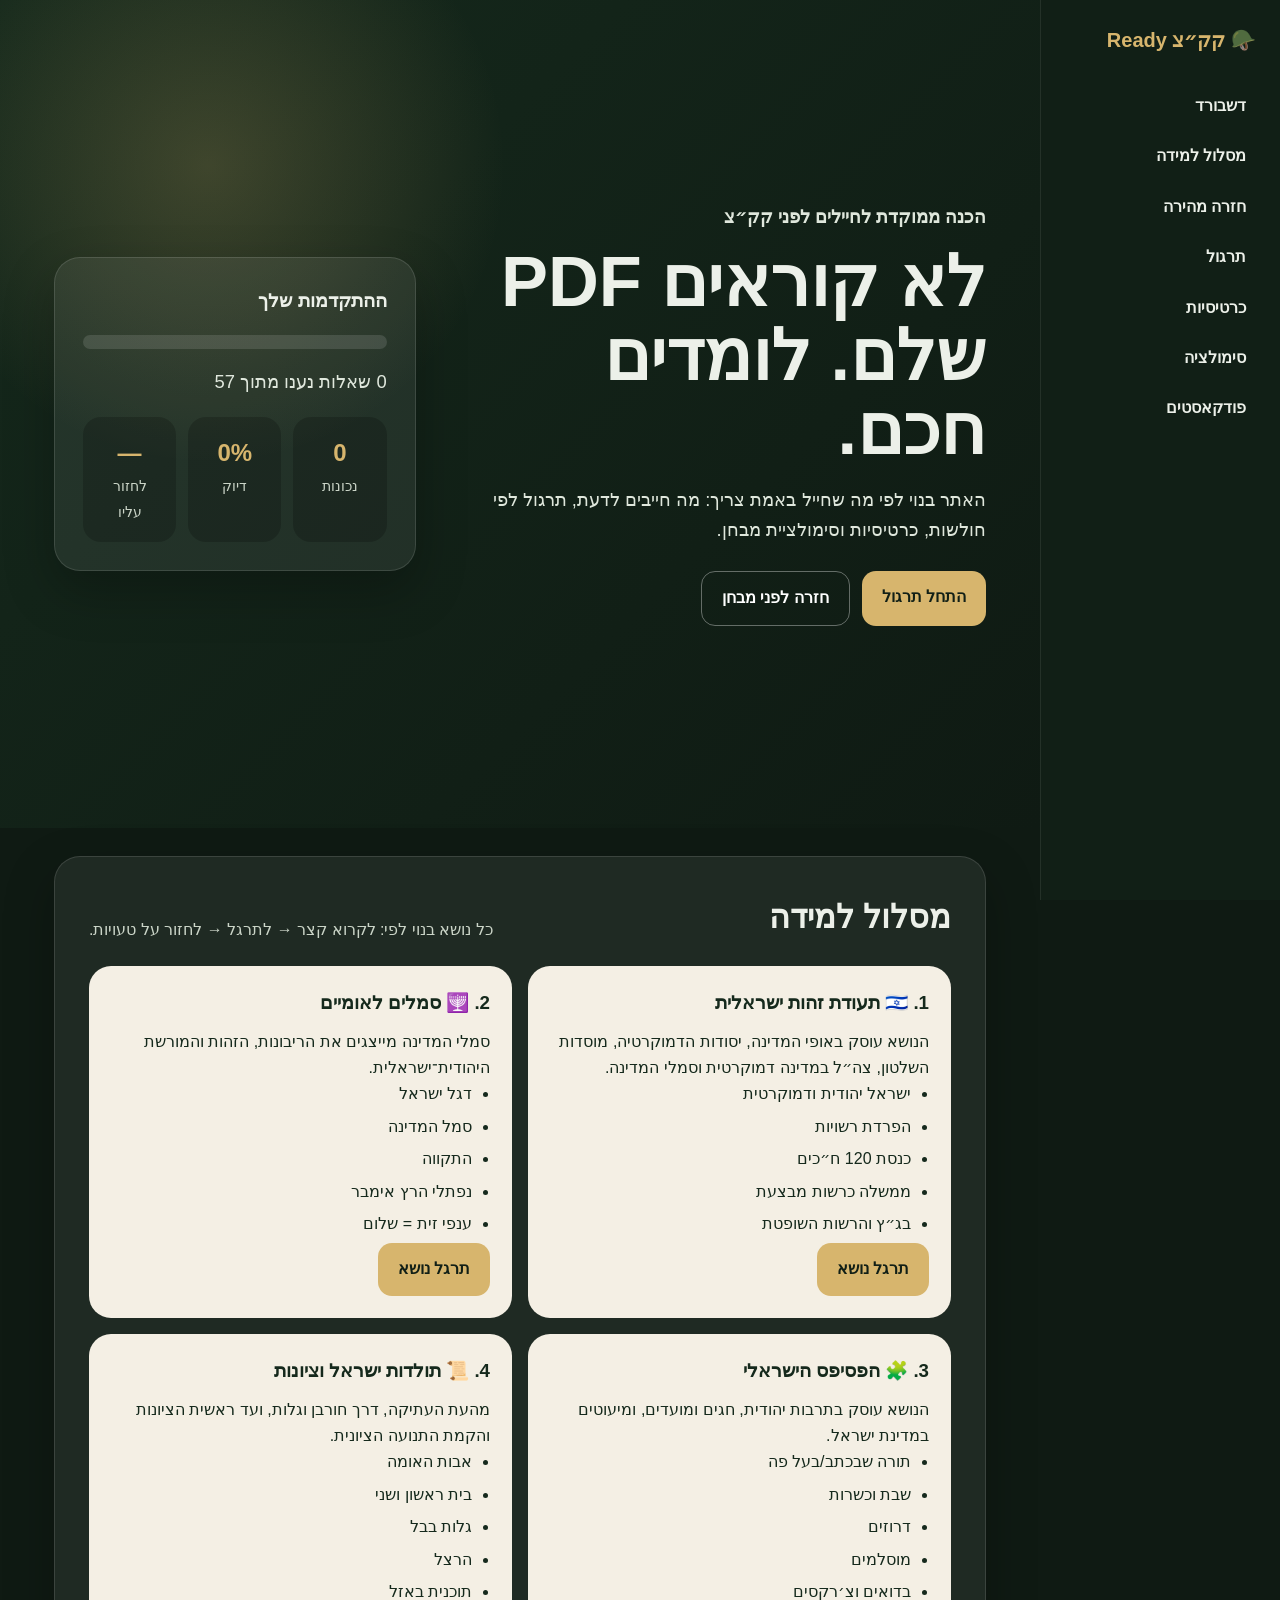
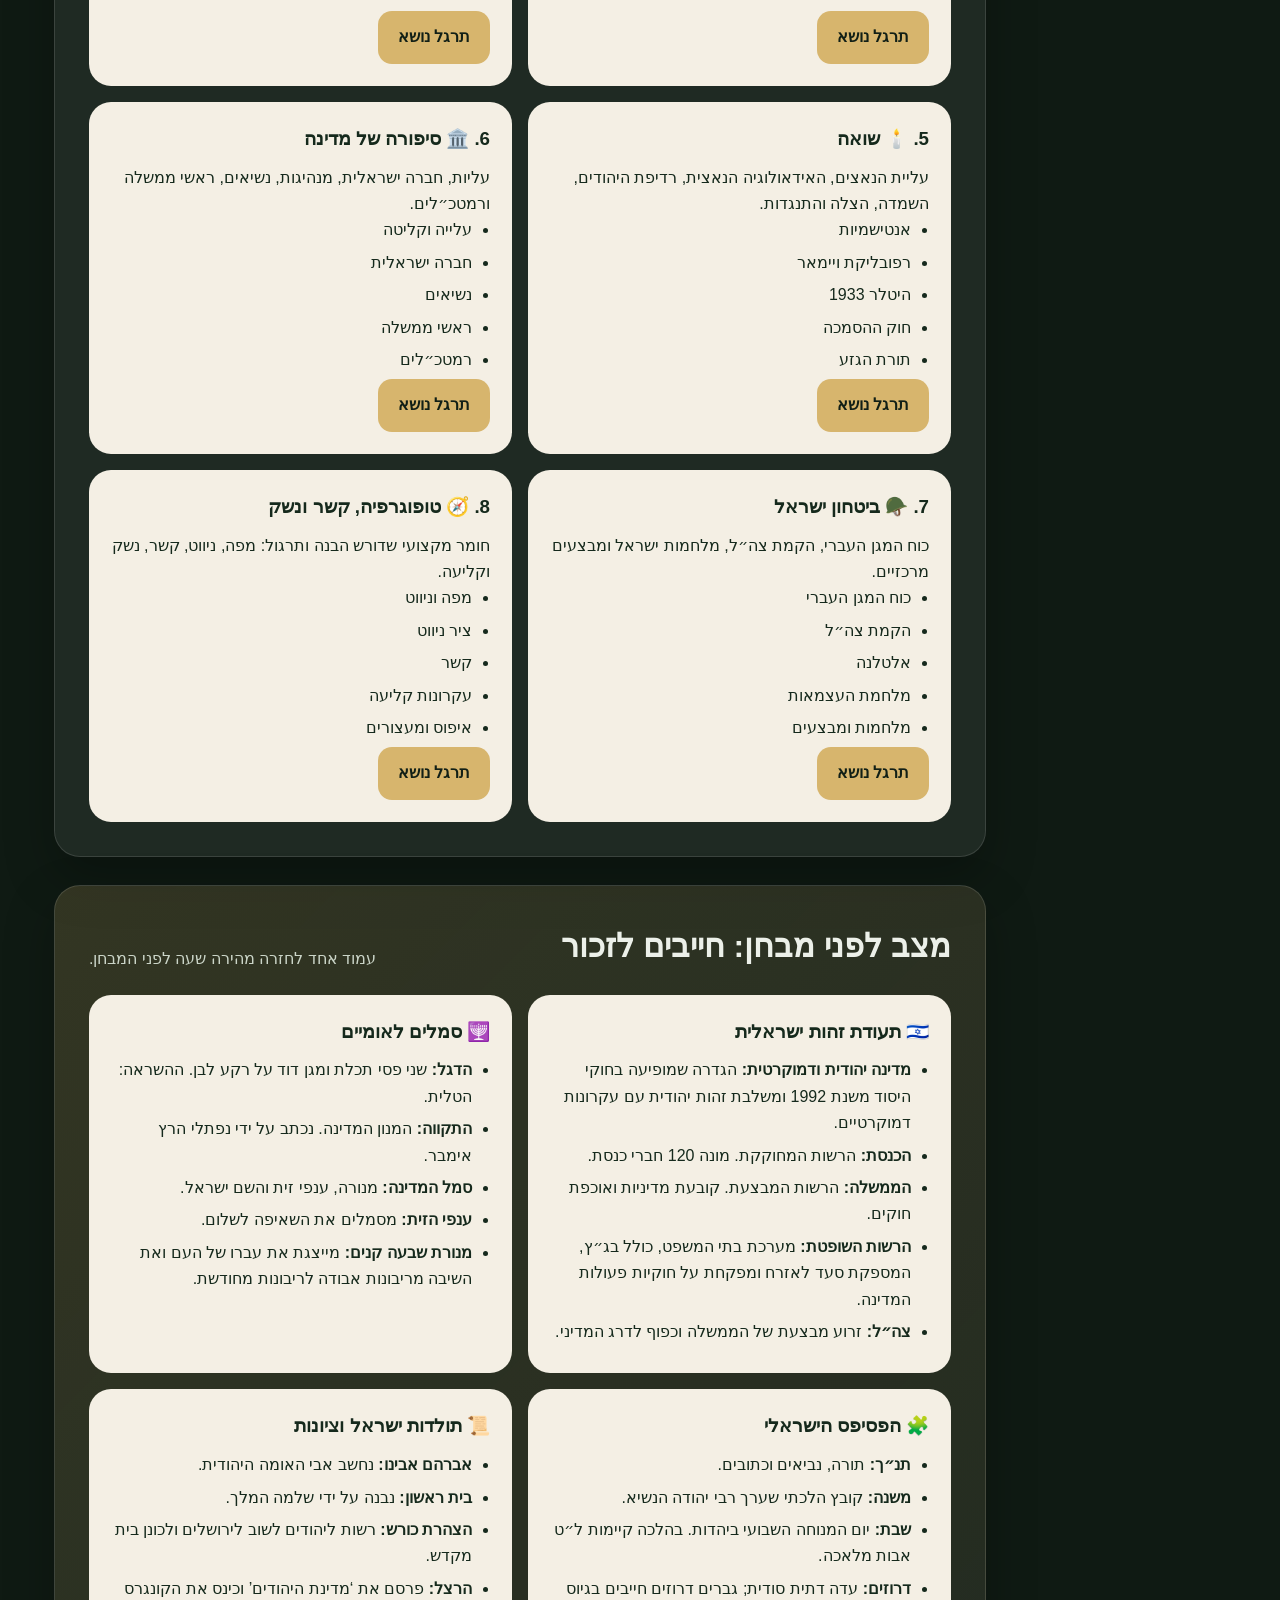
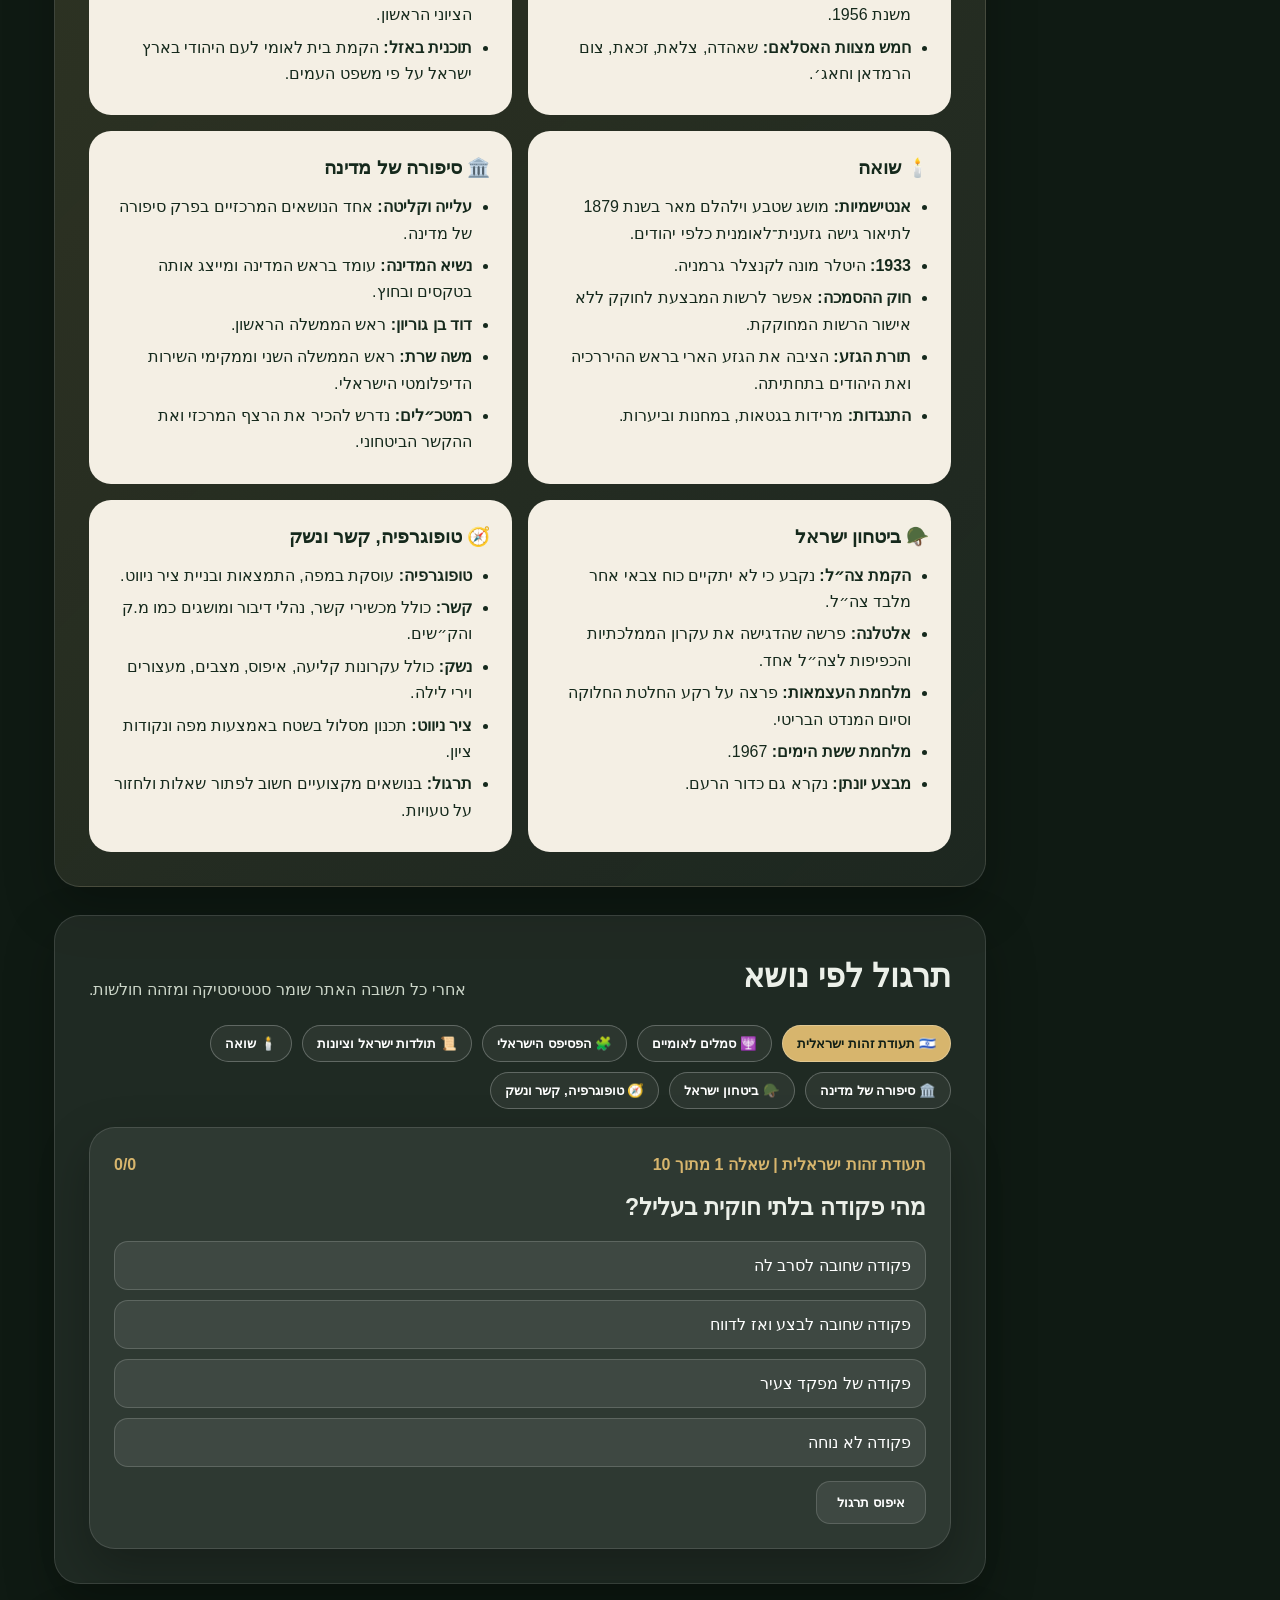
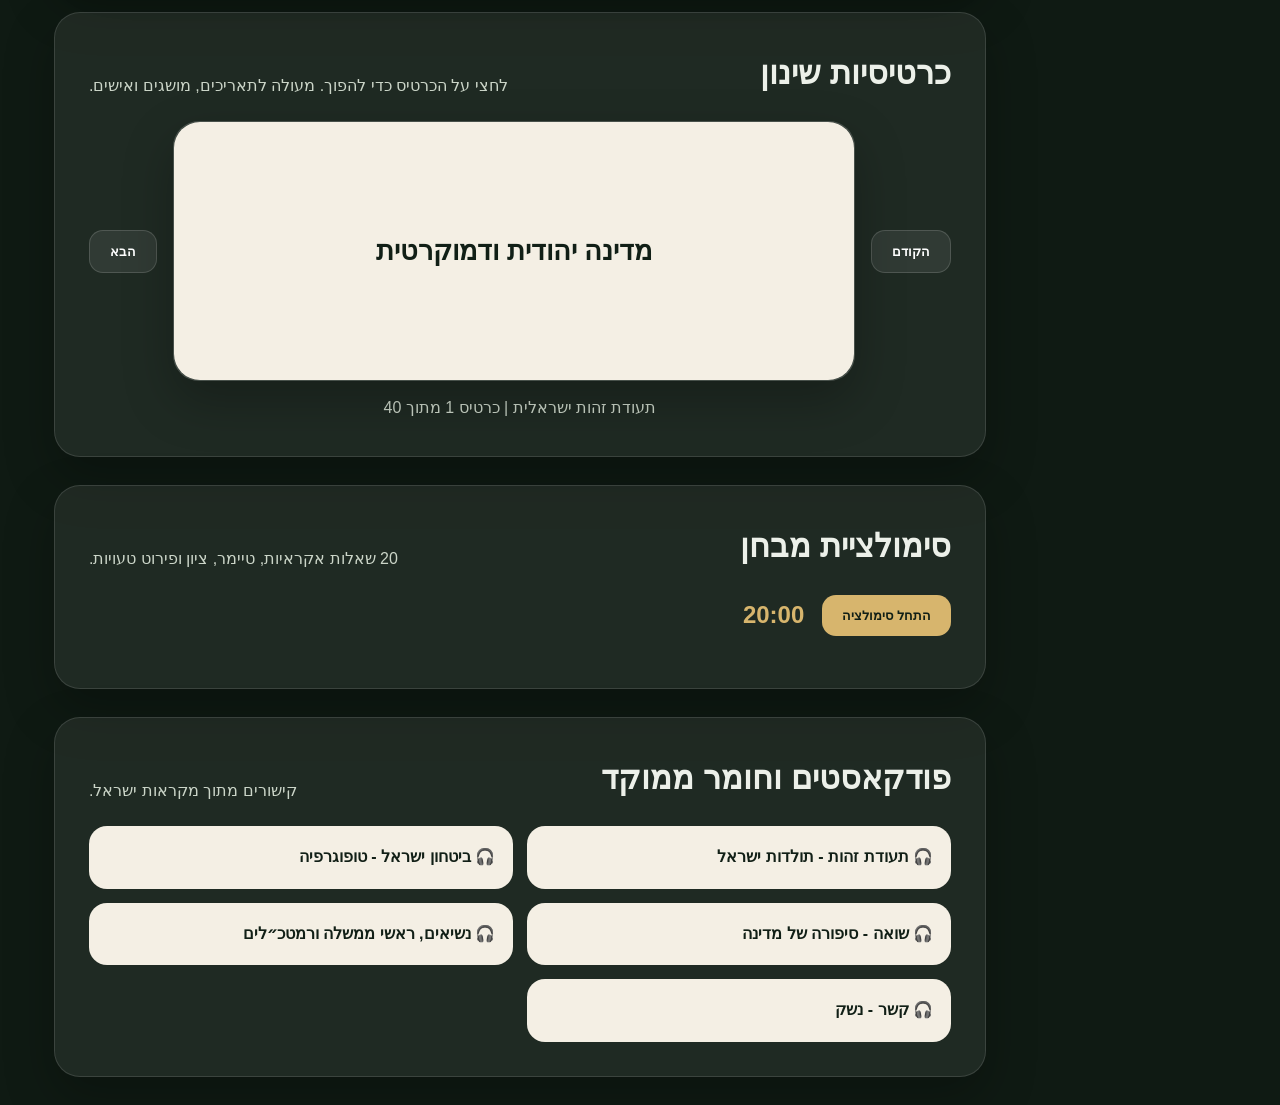
<file: index.html>
<!DOCTYPE html>
<html lang="he" dir="rtl">
<head>
  <meta charset="UTF-8" />
  <meta name="viewport" content="width=device-width, initial-scale=1.0" />
  <title>קק״צ Ready | הכנה לקצונה</title>
  <link rel="stylesheet" href="style.css" />
</head>
<body>
  <aside class="side">
    <div class="brand">🪖 קק״צ Ready</div>
    <a href="#dashboard">דשבורד</a>
    <a href="#path">מסלול למידה</a>
    <a href="#quick">חזרה מהירה</a>
    <a href="#practice">תרגול</a>
    <a href="#cards">כרטיסיות</a>
    <a href="#exam">סימולציה</a>
    <a href="#podcasts">פודקאסטים</a>
  </aside>

  <main class="app">
    <section class="hero" id="dashboard">
      <div>
        <p class="eyebrow">הכנה ממוקדת לחיילים לפני קק״צ</p>
        <h1>לא קוראים PDF שלם. לומדים חכם.</h1>
        <p>האתר בנוי לפי מה שחייל באמת צריך: מה חייבים לדעת, תרגול לפי חולשות, כרטיסיות וסימולציית מבחן.</p>
        <div class="hero-actions">
          <a class="btn" href="#practice">התחל תרגול</a>
          <a class="btn ghost" href="#quick">חזרה לפני מבחן</a>
        </div>
      </div>
      <div class="progress-card">
        <h3>ההתקדמות שלך</h3>
        <div class="progress"><span id="progressBar"></span></div>
        <p id="progressText">0 שאלות נענו</p>
        <div class="mini-stats">
          <div><b id="correctStat">0</b><span>נכונות</span></div>
          <div><b id="accuracyStat">0%</b><span>דיוק</span></div>
          <div><b id="weakStat">—</b><span>לחזור עליו</span></div>
        </div>
      </div>
    </section>

    <section class="panel" id="path">
      <div class="section-head">
        <h2>מסלול למידה</h2>
        <p>כל נושא בנוי לפי: לקרוא קצר → לתרגל → לחזור על טעויות.</p>
      </div>
      <div class="path-grid" id="topicGrid"></div>
    </section>

    <section class="panel urgent" id="quick">
      <div class="section-head">
        <h2>מצב לפני מבחן: חייבים לזכור</h2>
        <p>עמוד אחד לחזרה מהירה שעה לפני המבחן.</p>
      </div>
      <div class="must-grid" id="mustGrid"></div>
    </section>

    <section class="panel" id="practice">
      <div class="section-head">
        <h2>תרגול לפי נושא</h2>
        <p>אחרי כל תשובה האתר שומר סטטיסטיקה ומזהה חולשות.</p>
      </div>
      <div class="chips" id="topicChips"></div>
      <div class="quiz">
        <div class="quiz-top">
          <span id="quizMeta">בחר נושא</span>
          <span id="quizScore">0/0</span>
        </div>
        <h3 id="questionText"></h3>
        <div id="answers"></div>
        <p id="feedback"></p>
        <button class="btn" id="nextBtn">שאלה הבאה</button>
        <button class="btn light" id="resetBtn">איפוס תרגול</button>
      </div>
    </section>

    <section class="panel" id="cards">
      <div class="section-head">
        <h2>כרטיסיות שינון</h2>
        <p>לחצי על הכרטיס כדי להפוך. מעולה לתאריכים, מושגים ואישים.</p>
      </div>
      <div class="flash-wrap">
        <button class="btn light" id="prevCard">הקודם</button>
        <div class="flashcard" id="flashcard">
          <div class="flash-inner">
            <div class="flash-front" id="flashFront"></div>
            <div class="flash-back" id="flashBack"></div>
          </div>
        </div>
        <button class="btn light" id="nextCard">הבא</button>
      </div>
      <p class="center" id="cardMeta"></p>
    </section>

    <section class="panel exam-panel" id="exam">
      <div class="section-head">
        <h2>סימולציית מבחן</h2>
        <p>20 שאלות אקראיות, טיימר, ציון ופירוט טעויות.</p>
      </div>
      <div class="exam-controls">
        <button class="btn" id="startExam">התחל סימולציה</button>
        <span id="timer">20:00</span>
      </div>
      <div id="examArea"></div>
    </section>

    <section class="panel" id="podcasts">
      <div class="section-head">
        <h2>פודקאסטים וחומר ממוקד</h2>
        <p>קישורים מתוך מקראות ישראל.</p>
      </div>
      <div class="podcasts">
        <a target="_blank" href="https://drive.google.com/file/d/17b-skOrf8PaqWBmxbQbBCPc5WUkxlRpd/view?usp=drivesdk">🎧 תעודת זהות - תולדות ישראל</a>
        <a target="_blank" href="https://drive.google.com/file/d/1yZIm7nYq5VK7zoBBLJF7PtVxbui_T8qQ/view?usp=drivesdk">🎧 ביטחון ישראל - טופוגרפיה</a>
        <a target="_blank" href="https://drive.google.com/file/d/1tIHqrw7RUN9ugqfYDTJlGBd3aaqucPv9/view?usp=drivesdk">🎧 שואה - סיפורה של מדינה</a>
        <a target="_blank" href="https://drive.google.com/file/d/175Fm6-s-8qMEj8bsx8CwIxqrDjOTekFX/view?usp=drivesdk">🎧 נשיאים, ראשי ממשלה ורמטכ״לים</a>
        <a target="_blank" href="https://drive.google.com/file/d/1sCrb-gAmM31zikuQll_ZYLUXzeEIf4ch/view?usp=drivesdk">🎧 קשר - נשק</a>
      </div>
    </section>
  </main>

  <script>
    window.TOPICS = [{"id": "identity", "title": "תעודת זהות ישראלית", "emoji": "🇮🇱", "must": ["ישראל יהודית ודמוקרטית", "הפרדת רשויות", "כנסת 120 ח״כים", "ממשלה כרשות מבצעת", "בג״ץ והרשות השופטת"], "summary": "הנושא עוסק באופי המדינה, יסודות הדמוקרטיה, מוסדות השלטון, צה״ל במדינה דמוקרטית וסמלי המדינה.", "quick": [["מדינה יהודית ודמוקרטית", "הגדרה שמופיעה בחוקי היסוד משנת 1992 ומשלבת זהות יהודית עם עקרונות דמוקרטיים."], ["הכנסת", "הרשות המחוקקת. מונה 120 חברי כנסת."], ["הממשלה", "הרשות המבצעת. קובעת מדיניות ואוכפת חוקים."], ["הרשות השופטת", "מערכת בתי המשפט, כולל בג״ץ, המספקת סעד לאזרח ומפקחת על חוקיות פעולות המדינה."], ["צה״ל", "זרוע מבצעת של הממשלה וכפוף לדרג המדיני."]]}, {"id": "symbols", "title": "סמלים לאומיים", "emoji": "🕎", "must": ["דגל ישראל", "סמל המדינה", "התקווה", "נפתלי הרץ אימבר", "ענפי זית = שלום"], "summary": "סמלי המדינה מייצגים את הריבונות, הזהות והמורשת היהודית־ישראלית.", "quick": [["הדגל", "שני פסי תכלת ומגן דוד על רקע לבן. ההשראה: הטלית."], ["התקווה", "המנון המדינה. נכתב על ידי נפתלי הרץ אימבר."], ["סמל המדינה", "מנורה, ענפי זית והשם ישראל."], ["ענפי הזית", "מסמלים את השאיפה לשלום."], ["מנורת שבעה קנים", "מייצגת את עברו של העם ואת השיבה מריבונות אבודה לריבונות מחודשת."]]}, {"id": "mosaic", "title": "הפסיפס הישראלי", "emoji": "🧩", "must": ["תורה שבכתב/בעל פה", "שבת וכשרות", "דרוזים", "מוסלמים", "בדואים וצ׳רקסים"], "summary": "הנושא עוסק בתרבות יהודית, חגים ומועדים, ומיעוטים במדינת ישראל.", "quick": [["תנ״ך", "תורה, נביאים וכתובים."], ["משנה", "קובץ הלכתי שערך רבי יהודה הנשיא."], ["שבת", "יום המנוחה השבועי ביהדות. בהלכה קיימות ל״ט אבות מלאכה."], ["דרוזים", "עדה דתית סודית; גברים דרוזים חייבים בגיוס משנת 1956."], ["חמש מצוות האסלאם", "שאהדה, צלאת, זכאת, צום הרמדאן וחאג׳."]]}, {"id": "history", "title": "תולדות ישראל וציונות", "emoji": "📜", "must": ["אבות האומה", "בית ראשון ושני", "גלות בבל", "הרצל", "תוכנית באזל"], "summary": "מהעת העתיקה, דרך חורבן וגלות, ועד ראשית הציונות והקמת התנועה הציונית.", "quick": [["אברהם אבינו", "נחשב אבי האומה היהודית."], ["בית ראשון", "נבנה על ידי שלמה המלך."], ["הצהרת כורש", "רשות ליהודים לשוב לירושלים ולכונן בית מקדש."], ["הרצל", "פרסם את ‘מדינת היהודים’ וכינס את הקונגרס הציוני הראשון."], ["תוכנית באזל", "הקמת בית לאומי לעם היהודי בארץ ישראל על פי משפט העמים."]]}, {"id": "shoah", "title": "שואה", "emoji": "🕯️", "must": ["אנטישמיות", "רפובליקת ויימאר", "היטלר 1933", "חוק ההסמכה", "תורת הגזע"], "summary": "עליית הנאצים, האידאולוגיה הנאצית, רדיפת היהודים, השמדה, הצלה והתנגדות.", "quick": [["אנטישמיות", "מושג שטבע וילהלם מאר בשנת 1879 לתיאור גישה גזענית־לאומנית כלפי יהודים."], ["1933", "היטלר מונה לקנצלר גרמניה."], ["חוק ההסמכה", "אפשר לרשות המבצעת לחוקק ללא אישור הרשות המחוקקת."], ["תורת הגזע", "הציבה את הגזע הארי בראש ההיררכיה ואת היהודים בתחתיתה."], ["התנגדות", "מרידות בגטאות, במחנות וביערות."]]}, {"id": "state", "title": "סיפורה של מדינה", "emoji": "🏛️", "must": ["עלייה וקליטה", "חברה ישראלית", "נשיאים", "ראשי ממשלה", "רמטכ״לים"], "summary": "עליות, חברה ישראלית, מנהיגות, נשיאים, ראשי ממשלה ורמטכ״לים.", "quick": [["עלייה וקליטה", "אחד הנושאים המרכזיים בפרק סיפורה של מדינה."], ["נשיא המדינה", "עומד בראש המדינה ומייצג אותה בטקסים ובחוץ."], ["דוד בן גוריון", "ראש הממשלה הראשון."], ["משה שרת", "ראש הממשלה השני וממקימי השירות הדיפלומטי הישראלי."], ["רמטכ״לים", "נדרש להכיר את הרצף המרכזי ואת ההקשר הביטחוני."]]}, {"id": "security", "title": "ביטחון ישראל", "emoji": "🪖", "must": ["כוח המגן העברי", "הקמת צה״ל", "אלטלנה", "מלחמת העצמאות", "מלחמות ומבצעים"], "summary": "כוח המגן העברי, הקמת צה״ל, מלחמות ישראל ומבצעים מרכזיים.", "quick": [["הקמת צה״ל", "נקבע כי לא יתקיים כוח צבאי אחר מלבד צה״ל."], ["אלטלנה", "פרשה שהדגישה את עקרון הממלכתיות והכפיפות לצה״ל אחד."], ["מלחמת העצמאות", "פרצה על רקע החלטת החלוקה וסיום המנדט הבריטי."], ["מלחמת ששת הימים", "1967."], ["מבצע יונתן", "נקרא גם כדור הרעם."]]}, {"id": "professional", "title": "טופוגרפיה, קשר ונשק", "emoji": "🧭", "must": ["מפה וניווט", "ציר ניווט", "קשר", "עקרונות קליעה", "איפוס ומעצורים"], "summary": "חומר מקצועי שדורש הבנה ותרגול: מפה, ניווט, קשר, נשק וקליעה.", "quick": [["טופוגרפיה", "עוסקת במפה, התמצאות ובניית ציר ניווט."], ["קשר", "כולל מכשירי קשר, נהלי דיבור ומושגים כמו מ.ק והק״שים."], ["נשק", "כולל עקרונות קליעה, איפוס, מצבים, מעצורים וירי לילה."], ["ציר ניווט", "תכנון מסלול בשטח באמצעות מפה ונקודות ציון."], ["תרגול", "בנושאים מקצועיים חשוב לפתור שאלות ולחזור על טעויות."]]}];
    window.QUESTIONS = [{"id": 1, "topic": "identity", "question": "מהי הרשות המחוקקת במדינת ישראל?", "answers": ["הכנסת", "הממשלה", "צה״ל", "הרבנות הראשית"], "correct": 0, "explanation": "התשובה הנכונה היא: הכנסת"}, {"id": 2, "topic": "identity", "question": "כמה חברי כנסת יש בכנסת ישראל?", "answers": ["80", "100", "120", "150"], "correct": 2, "explanation": "התשובה הנכונה היא: 120"}, {"id": 3, "topic": "identity", "question": "מהי מטרת הפרדת הרשויות?", "answers": ["הגבלת כוח שלטוני באמצעות איזון ובקרה", "ביטול הכנסת", "חיזוק מפלגה אחת", "הפרדת צה״ל מהמדינה"], "correct": 0, "explanation": "התשובה הנכונה היא: הגבלת כוח שלטוני באמצעות איזון ובקרה"}, {"id": 4, "topic": "identity", "question": "מהי הרשות המבצעת?", "answers": ["הממשלה", "הכנסת", "בג״ץ", "קק״ל"], "correct": 0, "explanation": "התשובה הנכונה היא: הממשלה"}, {"id": 5, "topic": "identity", "question": "מהו בג״ץ?", "answers": ["בית משפט גבוה לצדק הדן בעתירות נגד רשויות המדינה", "גדוד בצה״ל", "חוק יסוד", "מפלגה"], "correct": 0, "explanation": "התשובה הנכונה היא: בית משפט גבוה לצדק הדן בעתירות נגד רשויות המדינה"}, {"id": 6, "topic": "identity", "question": "צה״ל כפוף ל...", "answers": ["הדרג המדיני", "האופוזיציה", "התקשורת", "הכנסת בלבד"], "correct": 0, "explanation": "התשובה הנכונה היא: הדרג המדיני"}, {"id": 7, "topic": "identity", "question": "מהי פקודה בלתי חוקית בעליל?", "answers": ["פקודה שחובה לסרב לה", "פקודה שחובה לבצע ואז לדווח", "פקודה של מפקד צעיר", "פקודה לא נוחה"], "correct": 0, "explanation": "התשובה הנכונה היא: פקודה שחובה לסרב לה"}, {"id": 8, "topic": "identity", "question": "מי מטיל את הרכבת הממשלה לאחר בחירות?", "answers": ["נשיא המדינה", "הרמטכ״ל", "יו״ר הכנסת", "מבקר המדינה"], "correct": 0, "explanation": "התשובה הנכונה היא: נשיא המדינה"}, {"id": 9, "topic": "identity", "question": "מהי אופוזיציה?", "answers": ["מפלגות שאינן שותפות לממשלה ותפקידן לבקר ולהציע אלטרנטיבה", "כל שרי הממשלה", "בית המשפט העליון", "ועדות הכנסת בלבד"], "correct": 0, "explanation": "התשובה הנכונה היא: מפלגות שאינן שותפות לממשלה ותפקידן לבקר ולהציע אלטרנטיבה"}, {"id": 10, "topic": "identity", "question": "כמה קריאות נדרשות לחוק כדי להפוך לרשמי?", "answers": ["אחת", "שתיים", "שלוש", "ארבע"], "correct": 2, "explanation": "התשובה הנכונה היא: שלוש"}, {"id": 11, "topic": "symbols", "question": "מי כתב את מילות התקווה?", "answers": ["נפתלי הרץ אימבר", "דוד וולפסון", "בנימין זאב הרצל", "שמואל כהן"], "correct": 0, "explanation": "התשובה הנכונה היא: נפתלי הרץ אימבר"}, {"id": 12, "topic": "symbols", "question": "מה הייתה ההשראה לדגל ישראל?", "answers": ["הטלית", "מדי צה״ל", "מפת הארץ", "שער טיטוס"], "correct": 0, "explanation": "התשובה הנכונה היא: הטלית"}, {"id": 13, "topic": "symbols", "question": "מה מופיע בסמל המדינה?", "answers": ["מנורה, ענפי זית והשם ישראל", "אריה וחרב", "מגן דוד בלבד", "שופר ולוחות הברית"], "correct": 0, "explanation": "התשובה הנכונה היא: מנורה, ענפי זית והשם ישראל"}, {"id": 14, "topic": "symbols", "question": "מה מסמלים ענפי הזית?", "answers": ["שלום", "מלחמה", "חקיקה", "עלייה"], "correct": 0, "explanation": "התשובה הנכונה היא: שלום"}, {"id": 15, "topic": "symbols", "question": "מה מבטאת התקווה?", "answers": ["כמיהת העם היהודי לציון ולעצמאות", "כוח צבאי", "הפרדת רשויות", "עלייה מאתיופיה"], "correct": 0, "explanation": "התשובה הנכונה היא: כמיהת העם היהודי לציון ולעצמאות"}, {"id": 16, "topic": "symbols", "question": "מי הלחין את התקווה לפי החומר?", "answers": ["שמואל כהן", "נפתלי הרץ אימבר", "דוד בן גוריון", "הרצל"], "correct": 0, "explanation": "התשובה הנכונה היא: שמואל כהן"}, {"id": 17, "topic": "symbols", "question": "איזה סמל מבוסס על שער טיטוס?", "answers": ["המנורה בסמל המדינה", "הדגל", "ההמנון", "מגן דוד"], "correct": 0, "explanation": "התשובה הנכונה היא: המנורה בסמל המדינה"}, {"id": 18, "topic": "mosaic", "question": "מהם חלקי התנ״ך?", "answers": ["תורה, נביאים וכתובים", "משנה, תלמוד ומדרש", "שחרית, מנחה וערבית", "דגל, סמל והמנון"], "correct": 0, "explanation": "התשובה הנכונה היא: תורה, נביאים וכתובים"}, {"id": 19, "topic": "mosaic", "question": "מי ערך את המשנה?", "answers": ["רבי יהודה הנשיא", "רש״י", "רמב״ם", "הרצל"], "correct": 0, "explanation": "התשובה הנכונה היא: רבי יהודה הנשיא"}, {"id": 20, "topic": "mosaic", "question": "מהם ראשי התיבות סת״ם?", "answers": ["ספר תורה, תפילין, מזוזה", "סוכות, תורה, מנחה", "סמל, תקווה, מדינה", "שבת, תורה, מצווה"], "correct": 0, "explanation": "התשובה הנכונה היא: ספר תורה, תפילין, מזוזה"}, {"id": 21, "topic": "mosaic", "question": "כמה אבות מלאכה אסורים בשבת לפי ההלכה?", "answers": ["18", "24", "39", "70"], "correct": 2, "explanation": "התשובה הנכונה היא: 39"}, {"id": 22, "topic": "mosaic", "question": "איזו עדה חייבת בגיוס חובה לגברים משנת 1956?", "answers": ["דרוזים", "נוצרים", "בדואים", "מוסלמים"], "correct": 0, "explanation": "התשובה הנכונה היא: דרוזים"}, {"id": 23, "topic": "mosaic", "question": "מהי מצוות החאג׳?", "answers": ["עלייה לרגל למכה למי שמסוגל לכך", "צום ביום כיפור", "קריאת מגילה", "הדלקת נרות"], "correct": 0, "explanation": "התשובה הנכונה היא: עלייה לרגל למכה למי שמסוגל לכך"}, {"id": 24, "topic": "mosaic", "question": "מהו עיד אל־פיטר?", "answers": ["חג הפסקת צום הרמדאן", "יום הזיכרון", "חג הקורבן בלבד", "חג נוצרי"], "correct": 0, "explanation": "התשובה הנכונה היא: חג הפסקת צום הרמדאן"}, {"id": 25, "topic": "history", "question": "מי נחשב אבי האומה היהודית?", "answers": ["אברהם אבינו", "משה שרת", "הרצל", "טיטוס"], "correct": 0, "explanation": "התשובה הנכונה היא: אברהם אבינו"}, {"id": 26, "topic": "history", "question": "מי היה המלך הראשון של ישראל?", "answers": ["שאול", "דוד", "שלמה", "רחבעם"], "correct": 0, "explanation": "התשובה הנכונה היא: שאול"}, {"id": 27, "topic": "history", "question": "מי בנה את בית המקדש הראשון?", "answers": ["שלמה", "שאול", "דוד", "כורש"], "correct": 0, "explanation": "התשובה הנכונה היא: שלמה"}, {"id": 28, "topic": "history", "question": "מה קרה לאחר מות שלמה?", "answers": ["הממלכה התפלגה ליהודה וישראל", "הוקם צה״ל", "נחתמה מגילת העצמאות", "פרץ מרד גטו ורשה"], "correct": 0, "explanation": "התשובה הנכונה היא: הממלכה התפלגה ליהודה וישראל"}, {"id": 29, "topic": "history", "question": "מי נתן ליהודים רשות לשוב לירושלים?", "answers": ["כורש", "טיטוס", "הרצל", "אנטיוכוס"], "correct": 0, "explanation": "התשובה הנכונה היא: כורש"}, {"id": 30, "topic": "history", "question": "באיזו שנה נחרב בית המקדש השני?", "answers": ["70 לספירה", "1492", "1948", "1967"], "correct": 0, "explanation": "התשובה הנכונה היא: 70 לספירה"}, {"id": 31, "topic": "history", "question": "מי פרסם את ‘אוטואמנציפציה’?", "answers": ["יהודה לייב פינסקר", "הרצל", "אחד העם", "ז׳בוטינסקי"], "correct": 0, "explanation": "התשובה הנכונה היא: יהודה לייב פינסקר"}, {"id": 32, "topic": "history", "question": "באיזו שנה התכנס הקונגרס הציוני הראשון?", "answers": ["1882", "1896", "1897", "1904"], "correct": 2, "explanation": "התשובה הנכונה היא: 1897"}, {"id": 33, "topic": "history", "question": "מי מזוהה עם הציונות הרוחנית?", "answers": ["אחד העם", "הרצל", "מנחם אוסישקין", "נחמן סירקין"], "correct": 0, "explanation": "התשובה הנכונה היא: אחד העם"}, {"id": 34, "topic": "history", "question": "מי מזוהה עם הציונות הרוויזיוניסטית?", "answers": ["זאב ז׳בוטינסקי", "חיים ויצמן", "אחד העם", "רש״י"], "correct": 0, "explanation": "התשובה הנכונה היא: זאב ז׳בוטינסקי"}, {"id": 35, "topic": "shoah", "question": "מי טבע את המושג אנטישמיות?", "answers": ["וילהלם מאר", "הרצל", "היטלר", "רש״י"], "correct": 0, "explanation": "התשובה הנכונה היא: וילהלם מאר"}, {"id": 36, "topic": "shoah", "question": "באיזו שנה מונה היטלר לקנצלר?", "answers": ["1923", "1930", "1933", "1945"], "correct": 2, "explanation": "התשובה הנכונה היא: 1933"}, {"id": 37, "topic": "shoah", "question": "מה קבע חוק ההסמכה?", "answers": ["שהרשות המבצעת יכולה לחוקק ללא אישור הרשות המחוקקת", "שכל יהודי זכאי לעלות ארצה", "הקמת צה״ל", "ביטול המפלגה הנאצית"], "correct": 0, "explanation": "התשובה הנכונה היא: שהרשות המבצעת יכולה לחוקק ללא אישור הרשות המחוקקת"}, {"id": 38, "topic": "shoah", "question": "מהו אחד מעקרונות האידאולוגיה הנאצית?", "answers": ["עליונות הגזע הארי", "שוויון זכויות לכל", "דמוקרטיה ישירה", "חירות הפרט"], "correct": 0, "explanation": "התשובה הנכונה היא: עליונות הגזע הארי"}, {"id": 39, "topic": "shoah", "question": "מה היה החרם הכלכלי של 1933?", "answers": ["חרם על בתי עסק יהודיים", "הסכם שלום", "חוק השבות", "הקמת כנסת"], "correct": 0, "explanation": "התשובה הנכונה היא: חרם על בתי עסק יהודיים"}, {"id": 40, "topic": "shoah", "question": "מהי רפובליקת ויימאר?", "answers": ["גרמניה שלאחר מלחמת העולם הראשונה", "ממלכת יהודה", "תנועה ציונית", "ארגון צבאי"], "correct": 0, "explanation": "התשובה הנכונה היא: גרמניה שלאחר מלחמת העולם הראשונה"}, {"id": 41, "topic": "shoah", "question": "מה מסמל יום הזיכרון הבינלאומי לשואה?", "answers": ["שחרור אושוויץ ב־27 בינואר", "הכרזת העצמאות", "סיום מלחמת ששת הימים", "הצהרת בלפור"], "correct": 0, "explanation": "התשובה הנכונה היא: שחרור אושוויץ ב־27 בינואר"}, {"id": 42, "topic": "state", "question": "איזה נושא שייך לפרק סיפורה של מדינה?", "answers": ["עלייה וקליטה", "עקרונות קליעה בלבד", "תפילין בלבד", "משפט דרייפוס"], "correct": 0, "explanation": "התשובה הנכונה היא: עלייה וקליטה"}, {"id": 43, "topic": "state", "question": "מי היה ראש הממשלה הראשון?", "answers": ["דוד בן גוריון", "משה שרת", "לוי אשכול", "מנחם בגין"], "correct": 0, "explanation": "התשובה הנכונה היא: דוד בן גוריון"}, {"id": 44, "topic": "state", "question": "מהו תפקיד נשיא המדינה?", "answers": ["לעמוד בראש המדינה ולייצגה", "לפקד ישירות על צה״ל", "לחוקק חוקים לבד", "לבטל החלטות ממשלה"], "correct": 0, "explanation": "התשובה הנכונה היא: לעמוד בראש המדינה ולייצגה"}, {"id": 45, "topic": "state", "question": "מי היה ראש הממשלה השני?", "answers": ["משה שרת", "דוד בן גוריון", "יצחק רבין", "שמעון פרס"], "correct": 0, "explanation": "התשובה הנכונה היא: משה שרת"}, {"id": 46, "topic": "state", "question": "מהו אחד ממוקדי הלמידה בפרק סיפורה של מדינה?", "answers": ["מנהיגים ומורשת המדינה", "ירי לילה בלבד", "תורת הגזע בלבד", "חמש מצוות האסלאם בלבד"], "correct": 0, "explanation": "התשובה הנכונה היא: מנהיגים ומורשת המדינה"}, {"id": 47, "topic": "security", "question": "מהו עקרון מרכזי בהקמת צה״ל?", "answers": ["לא יתקיים כוח צבאי אחר מלבד צה״ל", "כל מחתרת תפעל לבד", "צה״ל כפוף למפלגות", "אין שבועת אמונים"], "correct": 0, "explanation": "התשובה הנכונה היא: לא יתקיים כוח צבאי אחר מלבד צה״ל"}, {"id": 48, "topic": "security", "question": "איזו פרשה הדגישה את עקרון הממלכתיות?", "answers": ["אלטלנה", "דרייפוס", "קסטנר", "אוגנדה"], "correct": 0, "explanation": "התשובה הנכונה היא: אלטלנה"}, {"id": 49, "topic": "security", "question": "באיזו שנה התרחשה מלחמת ששת הימים?", "answers": ["1948", "1956", "1967", "1973"], "correct": 2, "explanation": "התשובה הנכונה היא: 1967"}, {"id": 50, "topic": "security", "question": "איזה מבצע נקרא גם כדור הרעם?", "answers": ["מבצע יונתן", "מבצע ליטני", "מבצע אופרה", "מבצע קדש"], "correct": 0, "explanation": "התשובה הנכונה היא: מבצע יונתן"}, {"id": 51, "topic": "security", "question": "מהו הרקע למלחמת העצמאות?", "answers": ["החלטת החלוקה וסיום המנדט הבריטי", "גירוש ספרד", "חוק ההסמכה", "משפט דרייפוס"], "correct": 0, "explanation": "התשובה הנכונה היא: החלטת החלוקה וסיום המנדט הבריטי"}, {"id": 52, "topic": "security", "question": "מי היה הרמטכ״ל במלחמת העצמאות?", "answers": ["יעקב דורי", "משה דיין", "יצחק רבין", "רפאל איתן"], "correct": 0, "explanation": "התשובה הנכונה היא: יעקב דורי"}, {"id": 53, "topic": "professional", "question": "מהו אחד הנושאים המרכזיים בטופוגרפיה?", "answers": ["בניית ציר ניווט", "חוק השבות", "מגילת אסתר", "קואליציה"], "correct": 0, "explanation": "התשובה הנכונה היא: בניית ציר ניווט"}, {"id": 54, "topic": "professional", "question": "מהו שימוש מרכזי במפה?", "answers": ["התמצאות וניווט", "חקיקת חוקים", "בחירת נשיא", "כתיבת המנון"], "correct": 0, "explanation": "התשובה הנכונה היא: התמצאות וניווט"}, {"id": 55, "topic": "professional", "question": "באיזה תחום יופיעו מושגים כמו מ.ק והק״שים?", "answers": ["קשר", "שואה", "תולדות ישראל", "סמלי המדינה"], "correct": 0, "explanation": "התשובה הנכונה היא: קשר"}, {"id": 56, "topic": "professional", "question": "מה נכלל בפרק נשק?", "answers": ["עקרונות קליעה, איפוס, מצבים ומעצורים", "חגי ישראל", "רשויות השלטון", "ציונות רוחנית"], "correct": 0, "explanation": "התשובה הנכונה היא: עקרונות קליעה, איפוס, מצבים ומעצורים"}, {"id": 57, "topic": "professional", "question": "למה חשוב לתרגל נשק וטופוגרפיה?", "answers": ["כי הם דורשים הבנה ויישום", "כי הם לא במבחן", "כי אין בהם מושגים", "כי הם רק לקריאה"], "correct": 0, "explanation": "התשובה הנכונה היא: כי הם דורשים הבנה ויישום"}];
    window.FLASHCARDS = [{"topic": "identity", "front": "מדינה יהודית ודמוקרטית", "back": "הגדרה שמופיעה בחוקי היסוד משנת 1992 ומשלבת זהות יהודית עם עקרונות דמוקרטיים."}, {"topic": "identity", "front": "הכנסת", "back": "הרשות המחוקקת. מונה 120 חברי כנסת."}, {"topic": "identity", "front": "הממשלה", "back": "הרשות המבצעת. קובעת מדיניות ואוכפת חוקים."}, {"topic": "identity", "front": "הרשות השופטת", "back": "מערכת בתי המשפט, כולל בג״ץ, המספקת סעד לאזרח ומפקחת על חוקיות פעולות המדינה."}, {"topic": "identity", "front": "צה״ל", "back": "זרוע מבצעת של הממשלה וכפוף לדרג המדיני."}, {"topic": "symbols", "front": "הדגל", "back": "שני פסי תכלת ומגן דוד על רקע לבן. ההשראה: הטלית."}, {"topic": "symbols", "front": "התקווה", "back": "המנון המדינה. נכתב על ידי נפתלי הרץ אימבר."}, {"topic": "symbols", "front": "סמל המדינה", "back": "מנורה, ענפי זית והשם ישראל."}, {"topic": "symbols", "front": "ענפי הזית", "back": "מסמלים את השאיפה לשלום."}, {"topic": "symbols", "front": "מנורת שבעה קנים", "back": "מייצגת את עברו של העם ואת השיבה מריבונות אבודה לריבונות מחודשת."}, {"topic": "mosaic", "front": "תנ״ך", "back": "תורה, נביאים וכתובים."}, {"topic": "mosaic", "front": "משנה", "back": "קובץ הלכתי שערך רבי יהודה הנשיא."}, {"topic": "mosaic", "front": "שבת", "back": "יום המנוחה השבועי ביהדות. בהלכה קיימות ל״ט אבות מלאכה."}, {"topic": "mosaic", "front": "דרוזים", "back": "עדה דתית סודית; גברים דרוזים חייבים בגיוס משנת 1956."}, {"topic": "mosaic", "front": "חמש מצוות האסלאם", "back": "שאהדה, צלאת, זכאת, צום הרמדאן וחאג׳."}, {"topic": "history", "front": "אברהם אבינו", "back": "נחשב אבי האומה היהודית."}, {"topic": "history", "front": "בית ראשון", "back": "נבנה על ידי שלמה המלך."}, {"topic": "history", "front": "הצהרת כורש", "back": "רשות ליהודים לשוב לירושלים ולכונן בית מקדש."}, {"topic": "history", "front": "הרצל", "back": "פרסם את ‘מדינת היהודים’ וכינס את הקונגרס הציוני הראשון."}, {"topic": "history", "front": "תוכנית באזל", "back": "הקמת בית לאומי לעם היהודי בארץ ישראל על פי משפט העמים."}, {"topic": "shoah", "front": "אנטישמיות", "back": "מושג שטבע וילהלם מאר בשנת 1879 לתיאור גישה גזענית־לאומנית כלפי יהודים."}, {"topic": "shoah", "front": "1933", "back": "היטלר מונה לקנצלר גרמניה."}, {"topic": "shoah", "front": "חוק ההסמכה", "back": "אפשר לרשות המבצעת לחוקק ללא אישור הרשות המחוקקת."}, {"topic": "shoah", "front": "תורת הגזע", "back": "הציבה את הגזע הארי בראש ההיררכיה ואת היהודים בתחתיתה."}, {"topic": "shoah", "front": "התנגדות", "back": "מרידות בגטאות, במחנות וביערות."}, {"topic": "state", "front": "עלייה וקליטה", "back": "אחד הנושאים המרכזיים בפרק סיפורה של מדינה."}, {"topic": "state", "front": "נשיא המדינה", "back": "עומד בראש המדינה ומייצג אותה בטקסים ובחוץ."}, {"topic": "state", "front": "דוד בן גוריון", "back": "ראש הממשלה הראשון."}, {"topic": "state", "front": "משה שרת", "back": "ראש הממשלה השני וממקימי השירות הדיפלומטי הישראלי."}, {"topic": "state", "front": "רמטכ״לים", "back": "נדרש להכיר את הרצף המרכזי ואת ההקשר הביטחוני."}, {"topic": "security", "front": "הקמת צה״ל", "back": "נקבע כי לא יתקיים כוח צבאי אחר מלבד צה״ל."}, {"topic": "security", "front": "אלטלנה", "back": "פרשה שהדגישה את עקרון הממלכתיות והכפיפות לצה״ל אחד."}, {"topic": "security", "front": "מלחמת העצמאות", "back": "פרצה על רקע החלטת החלוקה וסיום המנדט הבריטי."}, {"topic": "security", "front": "מלחמת ששת הימים", "back": "1967."}, {"topic": "security", "front": "מבצע יונתן", "back": "נקרא גם כדור הרעם."}, {"topic": "professional", "front": "טופוגרפיה", "back": "עוסקת במפה, התמצאות ובניית ציר ניווט."}, {"topic": "professional", "front": "קשר", "back": "כולל מכשירי קשר, נהלי דיבור ומושגים כמו מ.ק והק״שים."}, {"topic": "professional", "front": "נשק", "back": "כולל עקרונות קליעה, איפוס, מצבים, מעצורים וירי לילה."}, {"topic": "professional", "front": "ציר ניווט", "back": "תכנון מסלול בשטח באמצעות מפה ונקודות ציון."}, {"topic": "professional", "front": "תרגול", "back": "בנושאים מקצועיים חשוב לפתור שאלות ולחזור על טעויות."}];
  </script>
  <script src="script.js"></script>
</body>
</html>
</file>
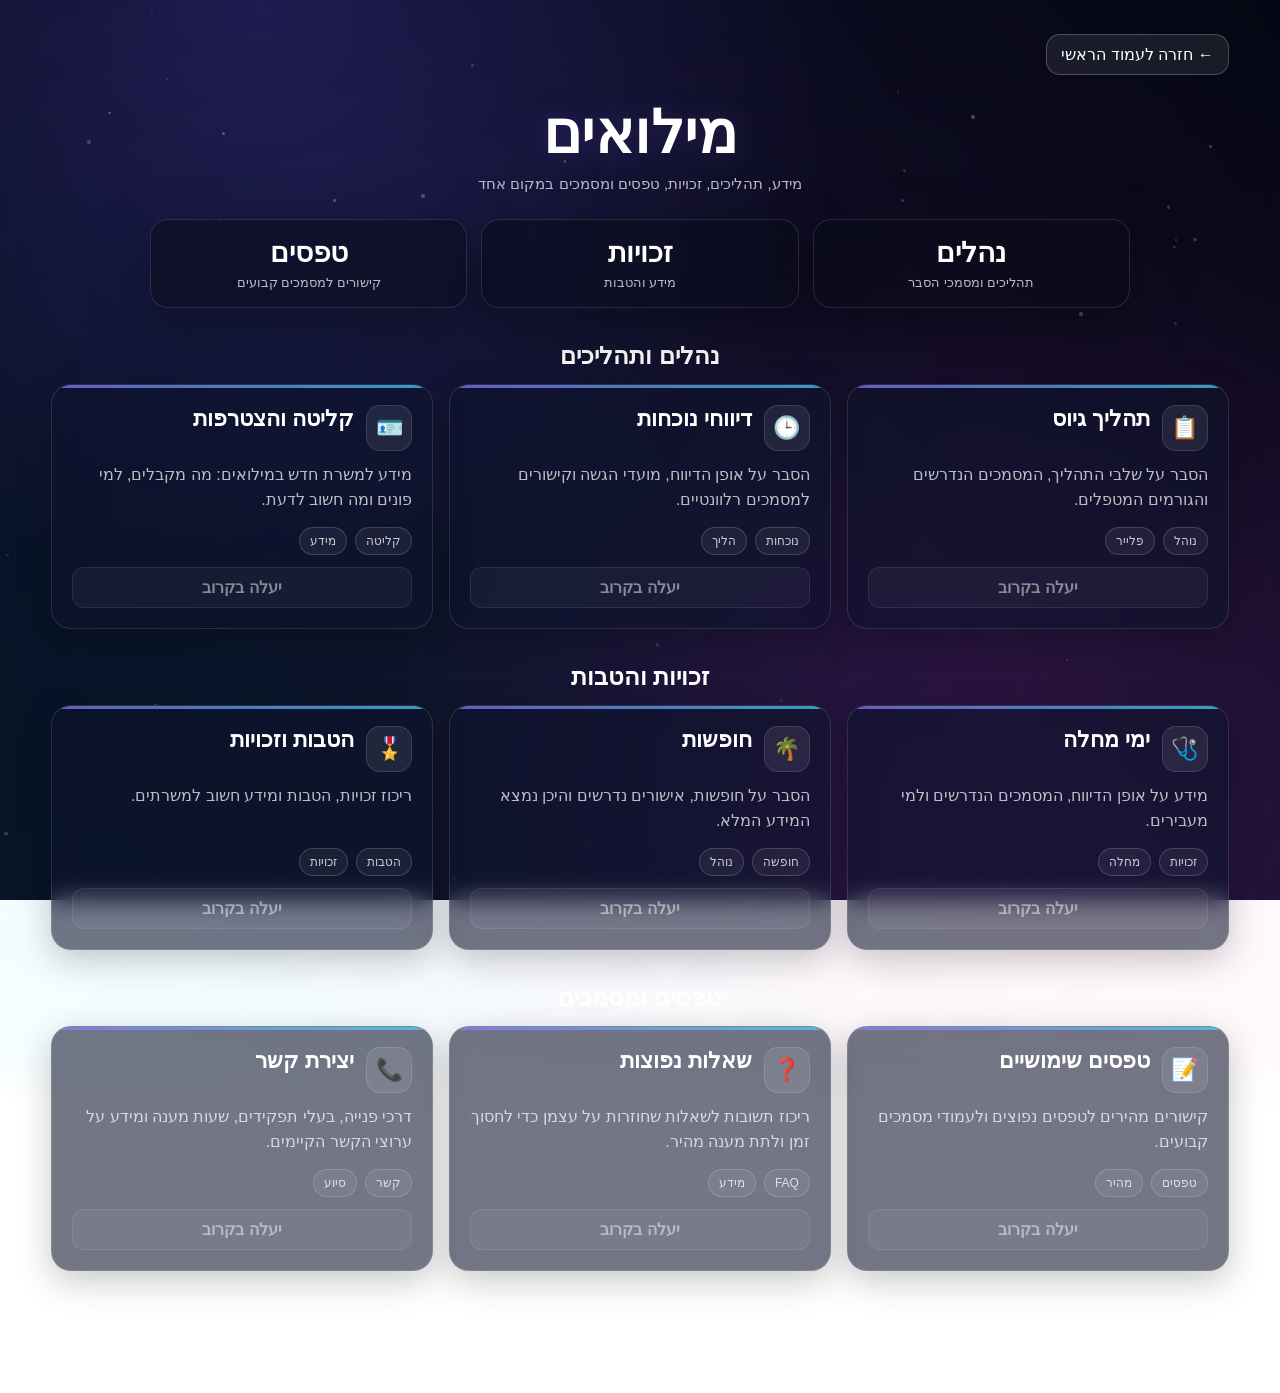
<file: Miluim.html>
<!DOCTYPE html>
<html lang="he" dir="rtl">
<head>
  <meta charset="UTF-8" />
  <meta name="viewport" content="width=device-width, initial-scale=1.0" />
  <title>מילואים | יחידת המטה</title>

  <style>
    :root{
      --bg1:#050814;
      --bg2:#070b1a;
      --card:rgba(15,20,45,.58);
      --border:rgba(255,255,255,.12);
      --borderStrong:rgba(255,255,255,.22);
      --text:#ffffff;
      --textDim:rgba(255,255,255,.72);
      --glass:rgba(10,12,26,.55);
      --accent:#8b7cff;
      --accent2:#44d9ff;
      --shadow:0 20px 60px rgba(0,0,0,.35);
    }

    *{box-sizing:border-box}

    html,body{
      height:100%;
      margin:0;
      scroll-behavior:smooth;
    }

    body{
      font-family:Arial,sans-serif;
      color:var(--text);
      overflow-x:hidden;
      background:transparent;
    }

    body::before{
      content:"";
      position:fixed;
      inset:0;
      z-index:-3;
      background:
        radial-gradient(circle at 20% 0%, rgba(74,52,160,.35) 0%, transparent 45%),
        radial-gradient(circle at 80% 100%, rgba(120,40,180,.28) 0%, transparent 50%),
        linear-gradient(180deg,var(--bg1) 0%, var(--bg2) 100%);
    }

    .nebula{
      position:fixed;
      inset:-20%;
      z-index:-2;
      pointer-events:none;
      background:
        radial-gradient(circle at 35% 30%, rgba(94,80,255,.08), transparent 60%),
        radial-gradient(circle at 70% 70%, rgba(255,70,170,.06), transparent 55%),
        radial-gradient(circle at 20% 80%, rgba(0,220,255,.05), transparent 55%);
      filter:blur(18px);
      animation:nebulaMove 18s ease-in-out infinite alternate;
    }

    @keyframes nebulaMove{
      from{transform:translate3d(-1.5%,-1%,0) scale(1.02)}
      to{transform:translate3d(1.5%,1%,0) scale(1.04)}
    }

    .stars{
      position:fixed;
      inset:0;
      z-index:-1;
      pointer-events:none;
      overflow:hidden;
    }

    .star{
      position:absolute;
      width:3px;
      height:3px;
      background:rgba(255,255,255,.35);
      border-radius:50%;
      animation:float 14s linear infinite;
      filter:drop-shadow(0 0 10px rgba(255,255,255,.25));
    }

    @keyframes float{
      from{transform:translateY(0)}
      to{transform:translateY(-120vh)}
    }

    .container{
      width:min(1200px,92%);
      margin:auto;
      padding:34px 0 60px;
      min-height:100vh;
    }

    .topbar{
      display:flex;
      justify-content:space-between;
      align-items:center;
      gap:12px;
      flex-wrap:wrap;
      margin-bottom:24px;
    }

    .back-btn{
      border:1px solid rgba(255,255,255,.22);
      background:rgba(255,255,255,.08);
      color:#fff;
      border-radius:14px;
      padding:10px 14px;
      cursor:pointer;
      transition:.22s;
      text-decoration:none;
      display:inline-flex;
      align-items:center;
      gap:8px;
      backdrop-filter:blur(10px);
    }

    .back-btn:hover{
      transform:translateY(-2px);
      background:rgba(255,255,255,.14);
      border-color:rgba(255,255,255,.3);
    }

    .hero{
      text-align:center;
      margin-bottom:26px;
    }

    .hero h1{
      font-size:clamp(34px,5vw,58px);
      margin:0 0 8px;
      letter-spacing:.5px;
      text-shadow:0 0 30px rgba(139,124,255,.22);
    }

    .hero p{
      margin:0;
      color:var(--textDim);
      font-size:15px;
    }

    .info-strip{
      display:grid;
      grid-template-columns:repeat(3,minmax(180px,1fr));
      gap:14px;
      margin:24px auto 34px;
      max-width:980px;
    }

    @media(max-width:860px){
      .info-strip{grid-template-columns:1fr}
    }

    .info-card{
      background:var(--glass);
      border:1px solid var(--border);
      border-radius:18px;
      padding:16px 18px;
      text-align:center;
      backdrop-filter:blur(12px);
      box-shadow:var(--shadow);
    }

    .info-card strong{
      display:block;
      font-size:28px;
      margin-bottom:4px;
    }

    .info-card span{
      color:var(--textDim);
      font-size:13px;
    }

    .category{
      margin-top:34px;
    }

    .category h2{
      margin:0 0 14px;
      font-size:24px;
      text-align:center;
    }

    .docs-grid{
      display:grid;
      gap:16px;
      grid-template-columns:repeat(auto-fit, minmax(260px,1fr));
    }

    .doc-card{
      position:relative;
      overflow:hidden;
      background:var(--card);
      border:1px solid var(--border);
      border-radius:20px;
      padding:20px;
      transition:transform .25s ease, border-color .25s ease, box-shadow .25s ease;
      backdrop-filter:blur(12px);
      display:flex;
      flex-direction:column;
      gap:12px;
      min-height:235px;
      box-shadow:0 10px 35px rgba(0,0,0,.22);
    }

    .doc-card::before{
      content:"";
      position:absolute;
      inset:0 0 auto 0;
      height:3px;
      background:linear-gradient(90deg,var(--accent),var(--accent2));
      opacity:.7;
    }

    .doc-card:hover{
      transform:translateY(-6px);
      border-color:var(--borderStrong);
      box-shadow:0 20px 60px rgba(0,0,0,.35);
    }

    .doc-top{
      display:flex;
      align-items:flex-start;
      gap:12px;
    }

    .doc-icon{
      width:46px;
      height:46px;
      min-width:46px;
      display:grid;
      place-items:center;
      border-radius:14px;
      background:rgba(255,255,255,.08);
      border:1px solid rgba(255,255,255,.12);
      font-size:22px;
    }

    .doc-card h3{
      margin:0;
      font-size:22px;
      line-height:1.25;
    }

    .doc-card p{
      margin:0;
      color:var(--textDim);
      line-height:1.55;
      min-height:52px;
    }

    .tags{
      display:flex;
      gap:8px;
      flex-wrap:wrap;
    }

    .tag{
      padding:6px 10px;
      border-radius:999px;
      border:1px solid rgba(255,255,255,.16);
      background:rgba(255,255,255,.06);
      color:rgba(255,255,255,.76);
      font-size:12px;
    }

    .doc-actions{
      margin-top:auto;
      display:flex;
      gap:10px;
      flex-wrap:wrap;
    }

    .doc-btn{
      flex:1 1 140px;
      text-align:center;
      text-decoration:none;
      border:1px solid rgba(255,255,255,.18);
      background:rgba(255,255,255,.08);
      color:#fff;
      border-radius:12px;
      padding:10px 12px;
      transition:.22s;
      font-weight:bold;
    }

    .doc-btn:hover{
      background:rgba(255,255,255,.16);
      transform:translateY(-2px);
      border-color:rgba(255,255,255,.28);
    }

    .doc-btn.disabled{
      opacity:.5;
      pointer-events:none;
      cursor:default;
    }

    footer{
      margin-top:48px;
      text-align:center;
      color:rgba(255,255,255,.55);
      font-size:12px;
    }

    @media (prefers-reduced-motion: reduce){
      html,body{scroll-behavior:auto}
      .nebula,.star,.doc-card,.doc-btn,.back-btn{
        animation:none !important;
        transition:none !important;
      }
    }
  </style>
</head>

<body>
  <div class="nebula"></div>
  <div class="stars" id="stars" aria-hidden="true"></div>

  <div class="container">

    <div class="topbar">
      <a class="back-btn" href="index.html" aria-label="חזרה לעמוד הראשי">← חזרה לעמוד הראשי</a>
    </div>

    <section class="hero">
      <h1>מילואים</h1>
      <p>מידע, תהליכים, זכויות, טפסים ומסמכים במקום אחד</p>
    </section>

    <div class="info-strip">
      <div class="info-card">
        <strong>נהלים</strong>
        <span>תהליכים ומסמכי הסבר</span>
      </div>
      <div class="info-card">
        <strong>זכויות</strong>
        <span>מידע והטבות</span>
      </div>
      <div class="info-card">
        <strong>טפסים</strong>
        <span>קישורים למסמכים קבועים</span>
      </div>
    </div>

    <section class="category">
      <h2>נהלים ותהליכים</h2>
      <div class="docs-grid" id="processGrid"></div>
    </section>

    <section class="category">
      <h2>זכויות והטבות</h2>
      <div class="docs-grid" id="rightsGrid"></div>
    </section>

    <section class="category">
      <h2>טפסים ומסמכים</h2>
      <div class="docs-grid" id="formsGrid"></div>
    </section>

    <footer>© 2026 • יחידת המטה</footer>
  </div>

  <script>
    const stars = document.getElementById("stars");

    for(let i = 0; i < 70; i++){
      const s = document.createElement("div");
      s.className = "star";
      s.style.left = Math.random() * 100 + "%";
      s.style.top = (Math.random() * 120) + "%";
      s.style.animationDelay = Math.random() * 14 + "s";
      s.style.opacity = (.25 + Math.random() * .55).toFixed(2);

      const size = 2 + Math.random() * 2.2;
      s.style.width = size + "px";
      s.style.height = size + "px";

      stars.appendChild(s);
    }

    const processDocs = [
      {
        title: "תהליך גיוס",
        desc: "הסבר על שלבי התהליך, המסמכים הנדרשים והגורמים המטפלים.",
        tags: ["נוהל", "פלייר"],
        icon: "📋",
        link: "#"
      },
      {
        title: "דיווחי נוכחות",
        desc: "הסבר על אופן הדיווח, מועדי הגשה וקישורים למסמכים רלוונטיים.",
        tags: ["נוכחות", "הליך"],
        icon: "🕒",
        link: "#"
      },
      {
        title: "קליטה והצטרפות",
        desc: "מידע למשרת חדש במילואים: מה מקבלים, למי פונים ומה חשוב לדעת.",
        tags: ["קליטה", "מידע"],
        icon: "🪪",
        link: "#"
      }
    ];

    const rightsDocs = [
      {
        title: "ימי מחלה",
        desc: "מידע על אופן הדיווח, המסמכים הנדרשים ולמי מעבירים.",
        tags: ["זכויות", "מחלה"],
        icon: "🩺",
        link: "#"
      },
      {
        title: "חופשות",
        desc: "הסבר על חופשות, אישורים נדרשים והיכן נמצא המידע המלא.",
        tags: ["חופשה", "נוהל"],
        icon: "🌴",
        link: "#"
      },
      {
        title: "הטבות וזכויות",
        desc: "ריכוז זכויות, הטבות ומידע חשוב למשרתים.",
        tags: ["הטבות", "זכויות"],
        icon: "🎖️",
        link: "#"
      }
    ];

    const formsDocs = [
      {
        title: "טפסים שימושיים",
        desc: "קישורים מהירים לטפסים נפוצים ולעמודי מסמכים קבועים.",
        tags: ["טפסים", "מהיר"],
        icon: "📝",
        link: "#"
      },
      {
        title: "שאלות נפוצות",
        desc: "ריכוז תשובות לשאלות שחוזרות על עצמן כדי לחסוך זמן ולתת מענה מהיר.",
        tags: ["FAQ", "מידע"],
        icon: "❓",
        link: "#"
      },
      {
        title: "יצירת קשר",
        desc: "דרכי פנייה, בעלי תפקידים, שעות מענה ומידע על ערוצי הקשר הקיימים.",
        tags: ["קשר", "סיוע"],
        icon: "📞",
        link: "#"
      }
    ];

    function renderDocs(containerId, docs){
      const grid = document.getElementById(containerId);
      grid.innerHTML = "";

      docs.forEach(doc => {
        const card = document.createElement("div");
        card.className = "doc-card";

        const tagsHtml = (doc.tags || [])
          .map(tag => `<span class="tag">${tag}</span>`)
          .join("");

        const hasRealLink = doc.link && doc.link !== "#";

        card.innerHTML = `
          <div class="doc-top">
            <div class="doc-icon">${doc.icon || "📄"}</div>
            <div>
              <h3>${doc.title}</h3>
            </div>
          </div>

          <p>${doc.desc || ""}</p>

          <div class="tags">${tagsHtml}</div>

          <div class="doc-actions">
            <a
              class="doc-btn ${hasRealLink ? "" : "disabled"}"
              href="${hasRealLink ? doc.link : "javascript:void(0)"}"
              ${hasRealLink ? 'target="_blank" rel="noopener noreferrer"' : 'aria-disabled="true"'}
            >
              ${hasRealLink ? "פתח מסמך" : "יעלה בקרוב"}
            </a>
          </div>
        `;

        grid.appendChild(card);
      });
    }

    renderDocs("processGrid", processDocs);
    renderDocs("rightsGrid", rightsDocs);
    renderDocs("formsGrid", formsDocs);
  </script>
</body>
</html>
</file>
<file: style.css>
*{box-sizing:border-box;margin:0;padding:0}html{scroll-behavior:smooth}body{font-family:Arial,"Assistant",sans-serif;background:#0f1a13;color:#ecf0e9;line-height:1.65}.side{position:fixed;right:0;top:0;width:240px;height:100vh;background:#111f16;border-left:1px solid rgba(255,255,255,.08);padding:24px;z-index:10}.brand{font-weight:900;font-size:1.25rem;margin-bottom:24px;color:#d7b56d}.side a{display:block;color:#ecf0e9;text-decoration:none;padding:12px 10px;border-radius:12px;font-weight:800}.side a:hover{background:rgba(255,255,255,.08)}.app{margin-right:240px}.hero{min-height:92vh;display:grid;grid-template-columns:1.2fr .8fr;gap:28px;align-items:center;padding:54px;background:radial-gradient(circle at 20% 20%,rgba(215,181,109,.22),transparent 28%),linear-gradient(135deg,#15291c,#0f1a13)}.eyebrow{color:#d7b56d;font-weight:900;margin-bottom:12px}h1{font-size:clamp(2.4rem,5.5vw,5.2rem);line-height:1.05;margin-bottom:18px}.hero p{font-size:1.15rem;color:#dfe7dc;max-width:760px}.hero-actions{display:flex;gap:12px;flex-wrap:wrap;margin-top:26px}.btn{border:0;background:#d7b56d;color:#111f16;padding:13px 20px;border-radius:14px;font-weight:900;cursor:pointer;text-decoration:none;display:inline-block}.btn.ghost{background:transparent;color:#fff;border:1px solid rgba(255,255,255,.35)}.btn.light{background:rgba(255,255,255,.08);color:#fff;border:1px solid rgba(255,255,255,.15)}.progress-card,.panel,.quiz,.flashcard,.exam-question{background:rgba(255,255,255,.07);border:1px solid rgba(255,255,255,.12);border-radius:26px;box-shadow:0 20px 50px rgba(0,0,0,.25)}.progress-card{padding:28px}.progress{height:14px;background:rgba(255,255,255,.12);border-radius:999px;overflow:hidden;margin:18px 0}.progress span{display:block;height:100%;width:0;background:#d7b56d;border-radius:999px}.mini-stats{display:grid;grid-template-columns:repeat(3,1fr);gap:12px;margin-top:20px}.mini-stats div{background:rgba(0,0,0,.2);border-radius:18px;padding:16px;text-align:center}.mini-stats b{display:block;font-size:1.5rem;color:#d7b56d}.mini-stats span{font-size:.85rem;color:#cbd5c8}.panel{margin:28px 54px;padding:34px}.section-head{display:flex;justify-content:space-between;gap:20px;align-items:end;margin-bottom:22px}.section-head h2{font-size:2rem}.section-head p{color:#cbd5c8}.path-grid,.must-grid{display:grid;grid-template-columns:repeat(2,1fr);gap:16px}.topic-card,.must-card{background:#f4efe4;color:#15291c;border-radius:22px;padding:22px}.topic-card h3,.must-card h3{margin-bottom:10px}.topic-card ul,.must-card ul{padding-right:18px}.topic-card li,.must-card li{margin-bottom:6px}.urgent{background:linear-gradient(135deg,rgba(215,181,109,.18),rgba(255,255,255,.06))}.chips{display:flex;flex-wrap:wrap;gap:10px;margin-bottom:18px}.chip{border:1px solid rgba(255,255,255,.25);background:rgba(255,255,255,.06);color:#fff;padding:10px 14px;border-radius:999px;font-weight:900;cursor:pointer}.chip.active{background:#d7b56d;color:#111f16}.quiz{padding:24px}.quiz-top{display:flex;justify-content:space-between;color:#d7b56d;font-weight:900;margin-bottom:10px}.quiz h3{font-size:1.45rem;margin-bottom:14px}.answer{display:block;width:100%;text-align:right;margin:10px 0;padding:14px;border-radius:14px;border:1px solid rgba(255,255,255,.16);background:rgba(255,255,255,.08);color:#fff;cursor:pointer;font-size:1rem}.answer.correct{background:#245f36;border-color:#76c784}.answer.wrong{background:#713036;border-color:#df7b7b}#feedback{margin:14px 0;font-weight:900}.flash-wrap{display:grid;grid-template-columns:auto 1fr auto;gap:16px;align-items:center}.flashcard{height:260px;perspective:1000px;cursor:pointer}.flash-inner{position:relative;width:100%;height:100%;transition:transform .5s;transform-style:preserve-3d}.flashcard.flip .flash-inner{transform:rotateY(180deg)}.flash-front,.flash-back{position:absolute;inset:0;display:flex;align-items:center;justify-content:center;text-align:center;padding:28px;border-radius:26px;backface-visibility:hidden;font-size:1.7rem;font-weight:900}.flash-front{background:#f4efe4;color:#111f16}.flash-back{background:#d7b56d;color:#111f16;transform:rotateY(180deg);font-size:1.25rem}.center{text-align:center;margin-top:14px;color:#cbd5c8}.exam-controls{display:flex;gap:18px;align-items:center;margin-bottom:18px}#timer{font-size:1.5rem;color:#d7b56d;font-weight:900}.exam-question{padding:18px;margin:12px 0}.exam-question label{display:block;margin:8px 0}.exam-result{background:#f4efe4;color:#111f16;border-radius:22px;padding:22px;margin-top:18px}.podcasts{display:grid;grid-template-columns:repeat(2,1fr);gap:14px}.podcasts a{background:#f4efe4;color:#111f16;text-decoration:none;border-radius:18px;padding:18px;font-weight:900} @media(max-width:900px){.side{position:static;width:auto;height:auto;display:flex;overflow:auto;gap:6px}.side a{white-space:nowrap}.app{margin-right:0}.hero{grid-template-columns:1fr;padding:28px}.panel{margin:18px;padding:22px}.path-grid,.must-grid,.podcasts{grid-template-columns:1fr}.section-head{display:block}.flash-wrap{grid-template-columns:1fr}.mini-stats{grid-template-columns:1fr}}
</file>
